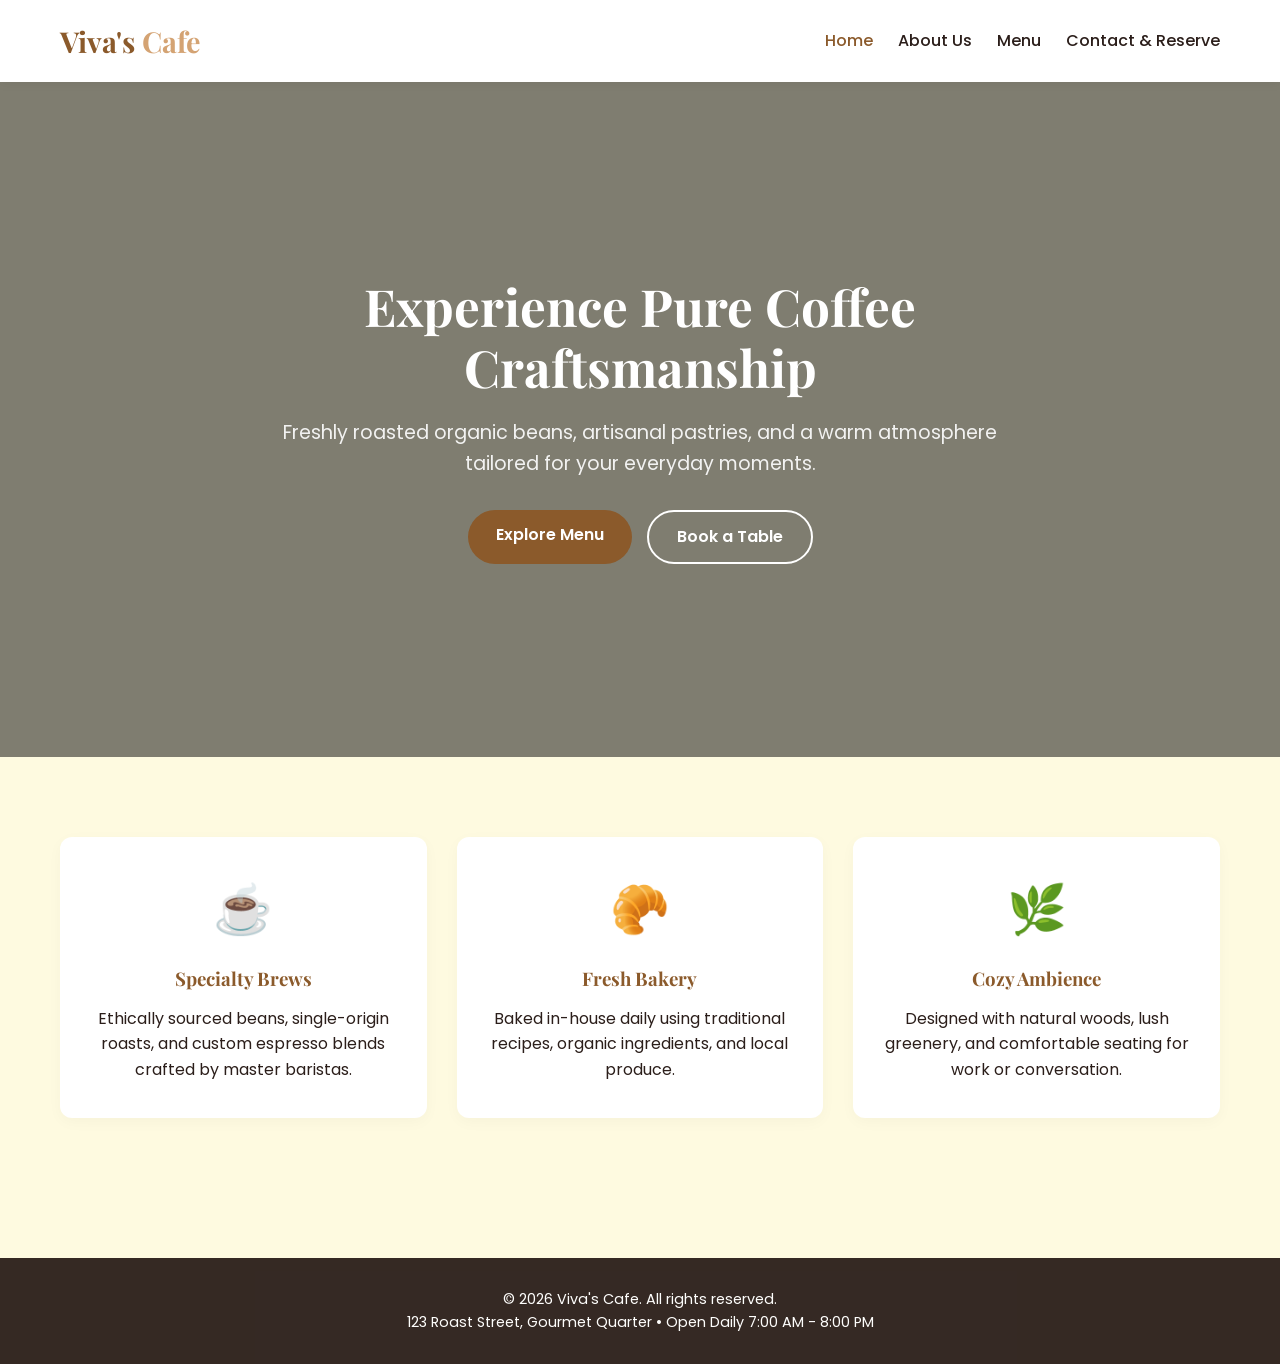
<file: index.html>
<!DOCTYPE html>
<html lang="en">
<head>
    <meta charset="UTF-8">
    <meta name="viewport" content="width=device-width, initial-scale=1.0">
    <title>Viva's Cafe - Artisanal Coffee & Fresh Eats</title>
    <link rel="stylesheet" href="assets/css/styles.css">
    <link href="https://fonts.googleapis.com/css2?family=Playfair+Display:wght@500;700&family=Poppins:wght@300;400;500;600&display=swap" rel="stylesheet">
</head>
<body>
    <!-- Navigation -->
    <nav class="navbar">
        <div class="nav-container">
            <a href="index.html" class="logo">Viva's <span>Cafe</span></a>
            <button class="nav-toggle" id="navToggle" aria-label="Toggle navigation">
                <span></span>
                <span></span>
                <span></span>
            </button>
            <ul class="nav-links" id="navLinks">
                <li><a href="index.html" class="active">Home</a></li>
                <li><a href="about.html">About Us</a></li>
                <li><a href="menu.html">Menu</a></li>
                <li><a href="contact.html">Contact & Reserve</a></li>
            </ul>
        </div>
    </nav>

    <!-- Hero Section -->
    <section class="hero">
        <div class="hero-overlay"></div>
        <div class="hero-content">
            <h1>Experience Pure Coffee Craftsmanship</h1>
            <p>Freshly roasted organic beans, artisanal pastries, and a warm atmosphere tailored for your everyday moments.</p>
            <div class="hero-buttons">
                <a href="menu.html" class="btn btn-primary">Explore Menu</a>
                <a href="contact.html" class="btn btn-secondary">Book a Table</a>
            </div>
        </div>
    </section>

    <!-- Features Section -->
    <section class="features">
        <div class="container">
            <div class="features-grid">
                <div class="feature-card">
                    <div class="feature-icon">☕</div>
                    <h3>Specialty Brews</h3>
                    <p>Ethically sourced beans, single-origin roasts, and custom espresso blends crafted by master baristas.</p>
                </div>
                <div class="feature-card">
                    <div class="feature-icon">🥐</div>
                    <h3>Fresh Bakery</h3>
                    <p>Baked in-house daily using traditional recipes, organic ingredients, and local produce.</p>
                </div>
                <div class="feature-card">
                    <div class="feature-icon">🌿</div>
                    <h3>Cozy Ambience</h3>
                    <p>Designed with natural woods, lush greenery, and comfortable seating for work or conversation.</p>
                </div>
            </div>
        </div>
    </section>

    <!-- Footer -->
    <footer>
        <div class="container footer-content">
            <p>&copy; 2026 Viva's Cafe. All rights reserved.</p>
            <p>123 Roast Street, Gourmet Quarter • Open Daily 7:00 AM - 8:00 PM</p>
        </div>
    </footer>

    <script src="assets/js/main.js"></script>
</body>
</html>
</file>
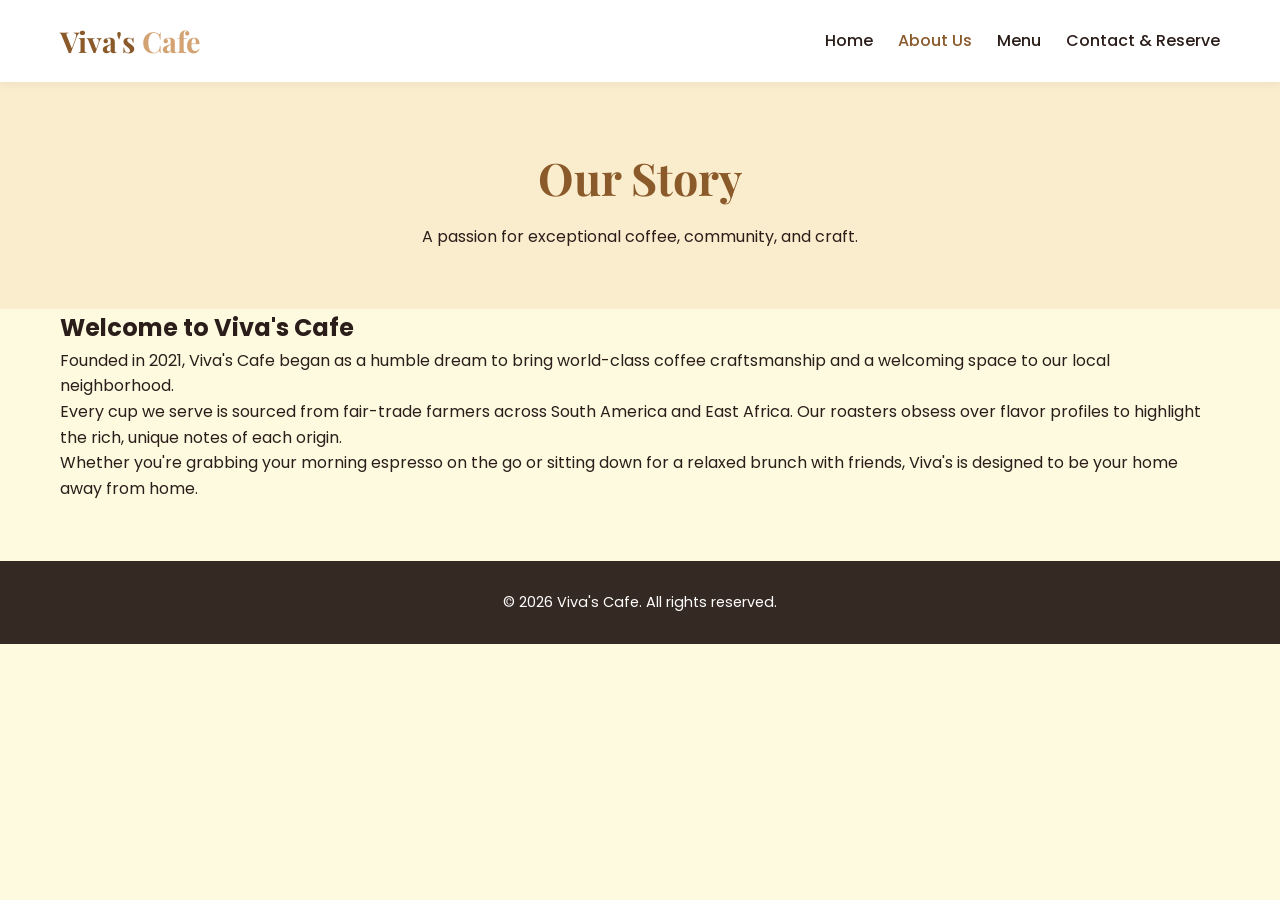
<file: about.html>
<!DOCTYPE html>
<html lang="en">
<head>
    <meta charset="UTF-8">
    <meta name="viewport" content="width=device-width, initial-scale=1.0">
    <title>About Us - Viva's Cafe</title>
    <link rel="stylesheet" href="assets/css/styles.css">
    <link href="https://fonts.googleapis.com/css2?family=Playfair+Display:wght@500;700&family=Poppins:wght@300;400;500;600&display=swap" rel="stylesheet">
</head>
<body>
    <nav class="navbar">
        <div class="nav-container">
            <a href="index.html" class="logo">Viva's <span>Cafe</span></a>
            <button class="nav-toggle" id="navToggle">
                <span></span><span></span><span></span>
            </button>
            <ul class="nav-links" id="navLinks">
                <li><a href="index.html">Home</a></li>
                <li><a href="about.html" class="active">About Us</a></li>
                <li><a href="menu.html">Menu</a></li>
                <li><a href="contact.html">Contact & Reserve</a></li>
            </ul>
        </div>
    </nav>

    <header class="page-header">
        <h1>Our Story</h1>
        <p>A passion for exceptional coffee, community, and craft.</p>
    </header>

    <section class="about-content">
        <div class="container">
            <div class="about-grid">
                <div class="about-text">
                    <h2>Welcome to Viva's Cafe</h2>
                    <p>Founded in 2021, Viva's Cafe began as a humble dream to bring world-class coffee craftsmanship and a welcoming space to our local neighborhood.</p>
                    <p>Every cup we serve is sourced from fair-trade farmers across South America and East Africa. Our roasters obsess over flavor profiles to highlight the rich, unique notes of each origin.</p>
                    <p>Whether you're grabbing your morning espresso on the go or sitting down for a relaxed brunch with friends, Viva's is designed to be your home away from home.</p>
                </div>
            </div>
        </div>
    </section>

    <footer>
        <div class="container footer-content">
            <p>&copy; 2026 Viva's Cafe. All rights reserved.</p>
        </div>
    </footer>

    <script src="assets/js/main.js"></script>
</body>
</html>
</file>
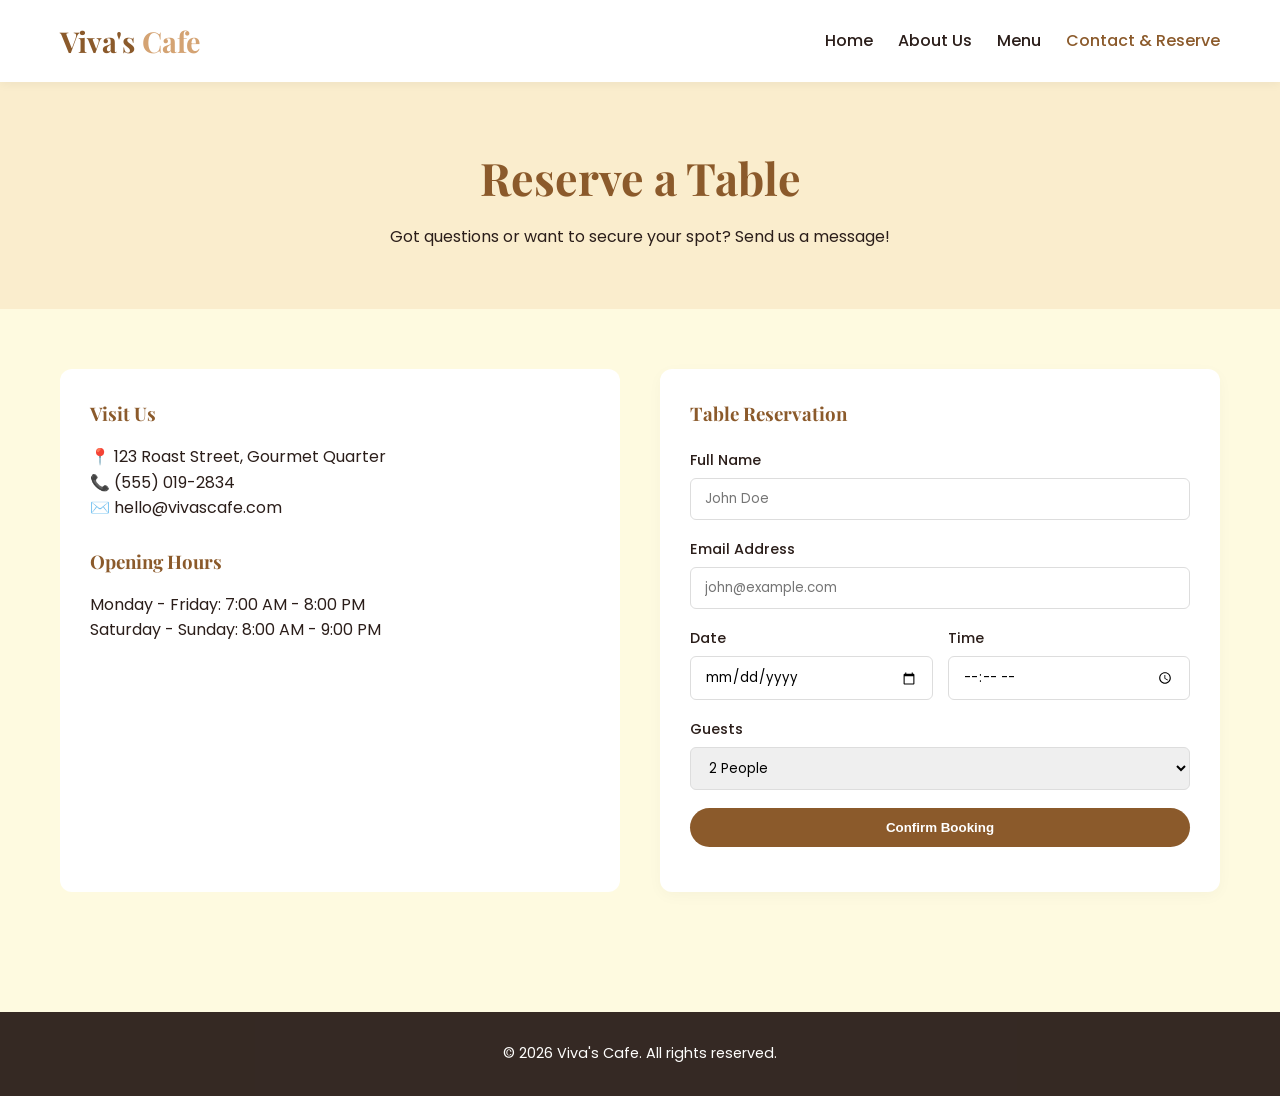
<file: contact.html>
<!DOCTYPE html>
<html lang="en">
<head>
    <meta charset="UTF-8">
    <meta name="viewport" content="width=device-width, initial-scale=1.0">
    <title>Contact & Reservation - Viva's Cafe</title>
    <link rel="stylesheet" href="assets/css/styles.css">
    <link href="https://fonts.googleapis.com/css2?family=Playfair+Display:wght@500;700&family=Poppins:wght@300;400;500;600&display=swap" rel="stylesheet">
</head>
<body>
    <nav class="navbar">
        <div class="nav-container">
            <a href="index.html" class="logo">Viva's <span>Cafe</span></a>
            <button class="nav-toggle" id="navToggle">
                <span></span><span></span><span></span>
            </button>
            <ul class="nav-links" id="navLinks">
                <li><a href="index.html">Home</a></li>
                <li><a href="about.html">About Us</a></li>
                <li><a href="menu.html">Menu</a></li>
                <li><a href="contact.html" class="active">Contact & Reserve</a></li>
            </ul>
        </div>
    </nav>

    <header class="page-header">
        <h1>Reserve a Table</h1>
        <p>Got questions or want to secure your spot? Send us a message!</p>
    </header>

    <section class="contact-section">
        <div class="container">
            <div class="contact-grid">
                <div class="contact-info">
                    <h3>Visit Us</h3>
                    <p>📍 123 Roast Street, Gourmet Quarter</p>
                    <p>📞 (555) 019-2834</p>
                    <p>✉️ hello@vivascafe.com</p>
                    <br>
                    <h3>Opening Hours</h3>
                    <p>Monday - Friday: 7:00 AM - 8:00 PM</p>
                    <p>Saturday - Sunday: 8:00 AM - 9:00 PM</p>
                </div>

                <form class="contact-form" id="contactForm">
                    <h3>Table Reservation</h3>
                    <div class="form-group">
                        <label for="name">Full Name</label>
                        <input type="text" id="name" required placeholder="John Doe">
                    </div>
                    <div class="form-group">
                        <label for="email">Email Address</label>
                        <input type="email" id="email" required placeholder="john@example.com">
                    </div>
                    <div class="form-row">
                        <div class="form-group">
                            <label for="date">Date</label>
                            <input type="date" id="date" required>
                        </div>
                        <div class="form-group">
                            <label for="time">Time</label>
                            <input type="time" id="time" required>
                        </div>
                    </div>
                    <div class="form-group">
                        <label for="guests">Guests</label>
                        <select id="guests">
                            <option value="1">1 Person</option>
                            <option value="2" selected>2 People</option>
                            <option value="4">4 People</option>
                            <option value="6">6+ People</option>
                        </select>
                    </div>
                    <button type="submit" class="btn btn-primary" style="width:100%;">Confirm Booking</button>
                    <p id="formFeedback" class="form-feedback"></p>
                </form>
            </div>
        </div>
    </section>

    <footer>
        <div class="container footer-content">
            <p>&copy; 2026 Viva's Cafe. All rights reserved.</p>
        </div>
    </footer>

    <script src="assets/js/main.js"></script>
</body>
</html>
</file>
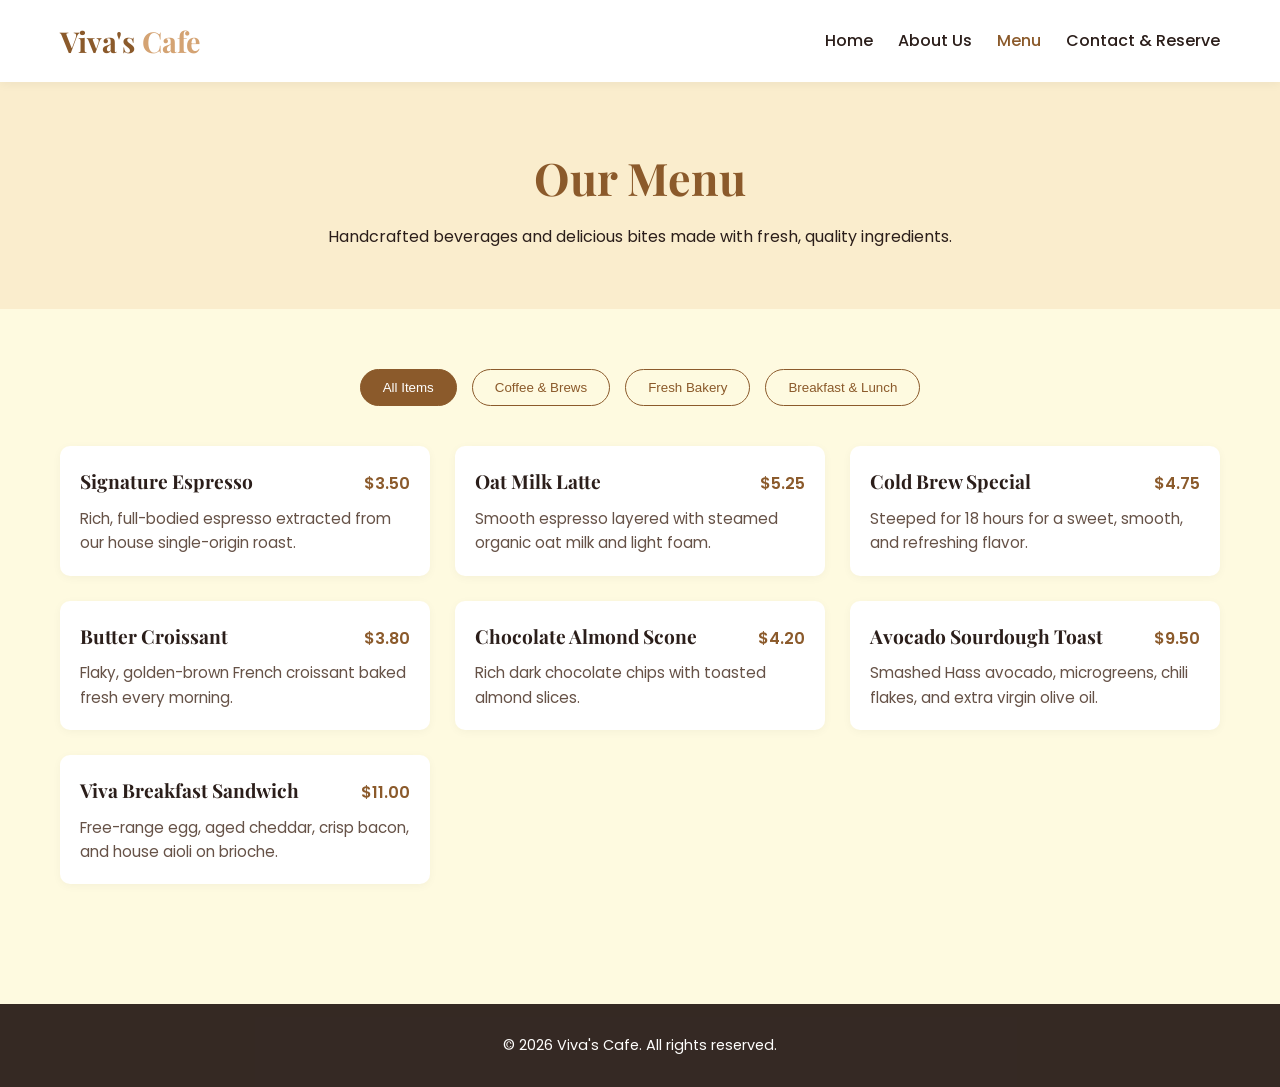
<file: menu.html>
<!DOCTYPE html>
<html lang="en">
<head>
    <meta charset="UTF-8">
    <meta name="viewport" content="width=device-width, initial-scale=1.0">
    <title>Menu - Viva's Cafe</title>
    <link rel="stylesheet" href="assets/css/styles.css">
    <link href="https://fonts.googleapis.com/css2?family=Playfair+Display:wght@500;700&family=Poppins:wght@300;400;500;600&display=swap" rel="stylesheet">
</head>
<body>
    <nav class="navbar">
        <div class="nav-container">
            <a href="index.html" class="logo">Viva's <span>Cafe</span></a>
            <button class="nav-toggle" id="navToggle">
                <span></span><span></span><span></span>
            </button>
            <ul class="nav-links" id="navLinks">
                <li><a href="index.html">Home</a></li>
                <li><a href="about.html">About Us</a></li>
                <li><a href="menu.html" class="active">Menu</a></li>
                <li><a href="contact.html">Contact & Reserve</a></li>
            </ul>
        </div>
    </nav>

    <header class="page-header">
        <h1>Our Menu</h1>
        <p>Handcrafted beverages and delicious bites made with fresh, quality ingredients.</p>
    </header>

    <section class="menu-section">
        <div class="container">
            <div class="menu-tabs">
                <button class="tab-btn active" data-category="all">All Items</button>
                <button class="tab-btn" data-category="coffee">Coffee & Brews</button>
                <button class="tab-btn" data-category="bakery">Fresh Bakery</button>
                <button class="tab-btn" data-category="breakfast">Breakfast & Lunch</button>
            </div>

            <div class="menu-grid" id="menuGrid">
                <!-- Dynamically populated via JS -->
            </div>
        </div>
    </section>

    <footer>
        <div class="container footer-content">
            <p>&copy; 2026 Viva's Cafe. All rights reserved.</p>
        </div>
    </footer>

    <script src="assets/js/menu-data.js"></script>
    <script src="assets/js/main.js"></script>
</body>
</html>
</file>
<file: assets/css/styles.css>
/* Reset & Base Styles */
* {
    margin: 0;
    padding: 0;
    box-sizing: border-box;
}

:root {
    --primary-color: #8B5A2B;
    --primary-hover: #6F4520;
    --secondary-color: #D4A373;
    --bg-color: #FAEDCD;
    --light-bg: #FEFAE0;
    --dark-text: #2B1E1A;
    --muted-text: #665247;
    --white: #FFFFFF;
    --font-heading: 'Playfair Display', Georgia, serif;
    --font-body: 'Poppins', sans-serif;
}

body {
    font-family: var(--font-body);
    color: var(--dark-text);
    background-color: var(--light-bg);
    line-height: 1.6;
}

.container {
    max-width: 1200px;
    margin: 0 auto;
    padding: 0 20px;
}

/* Navbar */
.navbar {
    background-color: var(--white);
    box-shadow: 0 2px 10px rgba(0, 0, 0, 0.05);
    position: sticky;
    top: 0;
    z-index: 1000;
}

.nav-container {
    display: flex;
    justify-content: space-between;
    align-items: center;
    padding: 18px 20px;
    max-width: 1200px;
    margin: 0 auto;
}

.logo {
    font-family: var(--font-heading);
    font-size: 1.8rem;
    font-weight: 700;
    color: var(--primary-color);
    text-decoration: none;
}

.logo span {
    color: var(--secondary-color);
}

.nav-links {
    display: flex;
    list-style: none;
    gap: 25px;
}

.nav-links a {
    text-decoration: none;
    color: var(--dark-text);
    font-weight: 500;
    transition: color 0.3s;
}

.nav-links a:hover,
.nav-links a.active {
    color: var(--primary-color);
}

.nav-toggle {
    display: none;
    flex-direction: column;
    background: none;
    border: none;
    cursor: pointer;
    gap: 5px;
}

.nav-toggle span {
    width: 25px;
    height: 3px;
    background-color: var(--dark-text);
    transition: all 0.3s;
}

/* Hero Section */
.hero {
    position: relative;
    height: 75vh;
    min-height: 500px;
    background: linear-gradient(rgba(0,0,0,0.5), rgba(0,0,0,0.5)), url('https://images.unsplash.com/photo-1501339847302-ac426a4a7cbb?auto=format&fit=crop&w=1600&q=80') center/cover no-repeat;
    display: flex;
    align-items: center;
    justify-content: center;
    text-align: center;
    color: var(--white);
    padding: 0 20px;
}

.hero-content {
    max-width: 750px;
}

.hero-content h1 {
    font-family: var(--font-heading);
    font-size: 3.2rem;
    margin-bottom: 20px;
    line-height: 1.2;
}

.hero-content p {
    font-size: 1.2rem;
    margin-bottom: 30px;
    opacity: 0.9;
}

.hero-buttons {
    display: flex;
    gap: 15px;
    justify-content: center;
}

/* Buttons */
.btn {
    display: inline-block;
    padding: 12px 28px;
    border-radius: 30px;
    text-decoration: none;
    font-weight: 600;
    cursor: pointer;
    transition: background 0.3s, transform 0.2s;
    border: none;
}

.btn-primary {
    background-color: var(--primary-color);
    color: var(--white);
}

.btn-primary:hover {
    background-color: var(--primary-hover);
    transform: translateY(-2px);
}

.btn-secondary {
    background-color: transparent;
    color: var(--white);
    border: 2px solid var(--white);
}

.btn-secondary:hover {
    background-color: var(--white);
    color: var(--dark-text);
    transform: translateY(-2px);
}

/* Page Header */
.page-header {
    background-color: var(--bg-color);
    text-align: center;
    padding: 60px 20px;
}

.page-header h1 {
    font-family: var(--font-heading);
    font-size: 2.8rem;
    color: var(--primary-color);
    margin-bottom: 10px;
}

/* Features */
.features {
    padding: 80px 0;
}

.features-grid {
    display: grid;
    grid-template-columns: repeat(auto-fit, minmax(280px, 1fr));
    gap: 30px;
}

.feature-card {
    background-color: var(--white);
    padding: 35px 25px;
    border-radius: 12px;
    text-align: center;
    box-shadow: 0 4px 15px rgba(0,0,0,0.03);
    transition: transform 0.3s;
}

.feature-card:hover {
    transform: translateY(-5px);
}

.feature-icon {
    font-size: 3rem;
    margin-bottom: 15px;
}

.feature-card h3 {
    font-family: var(--font-heading);
    margin-bottom: 12px;
    color: var(--primary-color);
}

/* Menu Page */
.menu-section {
    padding: 60px 0;
}

.menu-tabs {
    display: flex;
    justify-content: center;
    gap: 15px;
    margin-bottom: 40px;
    flex-wrap: wrap;
}

.tab-btn {
    padding: 10px 22px;
    border: 1px solid var(--primary-color);
    border-radius: 25px;
    background: transparent;
    color: var(--primary-color);
    font-weight: 500;
    cursor: pointer;
    transition: all 0.3s;
}

.tab-btn.active, .tab-btn:hover {
    background-color: var(--primary-color);
    color: var(--white);
}

.menu-grid {
    display: grid;
    grid-template-columns: repeat(auto-fill, minmax(320px, 1fr));
    gap: 25px;
}

.menu-card {
    background: var(--white);
    padding: 20px;
    border-radius: 10px;
    box-shadow: 0 2px 10px rgba(0,0,0,0.04);
    display: flex;
    justify-content: space-between;
    flex-direction: column;
}

.menu-card-header {
    display: flex;
    justify-content: space-between;
    align-items: baseline;
    margin-bottom: 10px;
}

.menu-card-header h4 {
    font-family: var(--font-heading);
    font-size: 1.2rem;
    color: var(--dark-text);
}

.menu-price {
    font-weight: 600;
    color: var(--primary-color);
}

.menu-card p {
    color: var(--muted-text);
    font-size: 0.95rem;
}

/* Contact / Form */
.contact-section {
    padding: 60px 0;
}

.contact-grid {
    display: grid;
    grid-template-columns: 1fr 1fr;
    gap: 40px;
}

.contact-info {
    background-color: var(--white);
    padding: 30px;
    border-radius: 12px;
}

.contact-info h3 {
    font-family: var(--font-heading);
    margin-bottom: 15px;
    color: var(--primary-color);
}

.contact-form {
    background-color: var(--white);
    padding: 30px;
    border-radius: 12px;
    box-shadow: 0 4px 15px rgba(0,0,0,0.03);
}

.contact-form h3 {
    font-family: var(--font-heading);
    margin-bottom: 20px;
    color: var(--primary-color);
}

.form-group {
    margin-bottom: 18px;
}

.form-row {
    display: flex;
    gap: 15px;
}

.form-row .form-group {
    flex: 1;
}

.form-group label {
    display: block;
    margin-bottom: 6px;
    font-weight: 500;
    font-size: 0.9rem;
}

.form-group input, .form-group select {
    width: 100%;
    padding: 10px 14px;
    border: 1px solid #DDD;
    border-radius: 6px;
    font-family: var(--font-body);
}

.form-feedback {
    margin-top: 15px;
    font-weight: 500;
    color: green;
}

/* Footer */
footer {
    background-color: var(--dark-text);
    color: var(--white);
    text-align: center;
    padding: 30px 20px;
    margin-top: 60px;
    font-size: 0.9rem;
    opacity: 0.95;
}

/* Responsive */
@media (max-width: 768px) {
    .nav-toggle {
        display: flex;
    }

    .nav-links {
        display: none;
        position: absolute;
        top: 100%;
        left: 0;
        width: 100%;
        background-color: var(--white);
        flex-direction: column;
        padding: 20px;
        box-shadow: 0 4px 10px rgba(0,0,0,0.1);
    }

    .nav-links.active {
        display: flex;
    }

    .hero-content h1 {
        font-size: 2.2rem;
    }

    .contact-grid {
        grid-template-columns: 1fr;
    }
}
</file>
